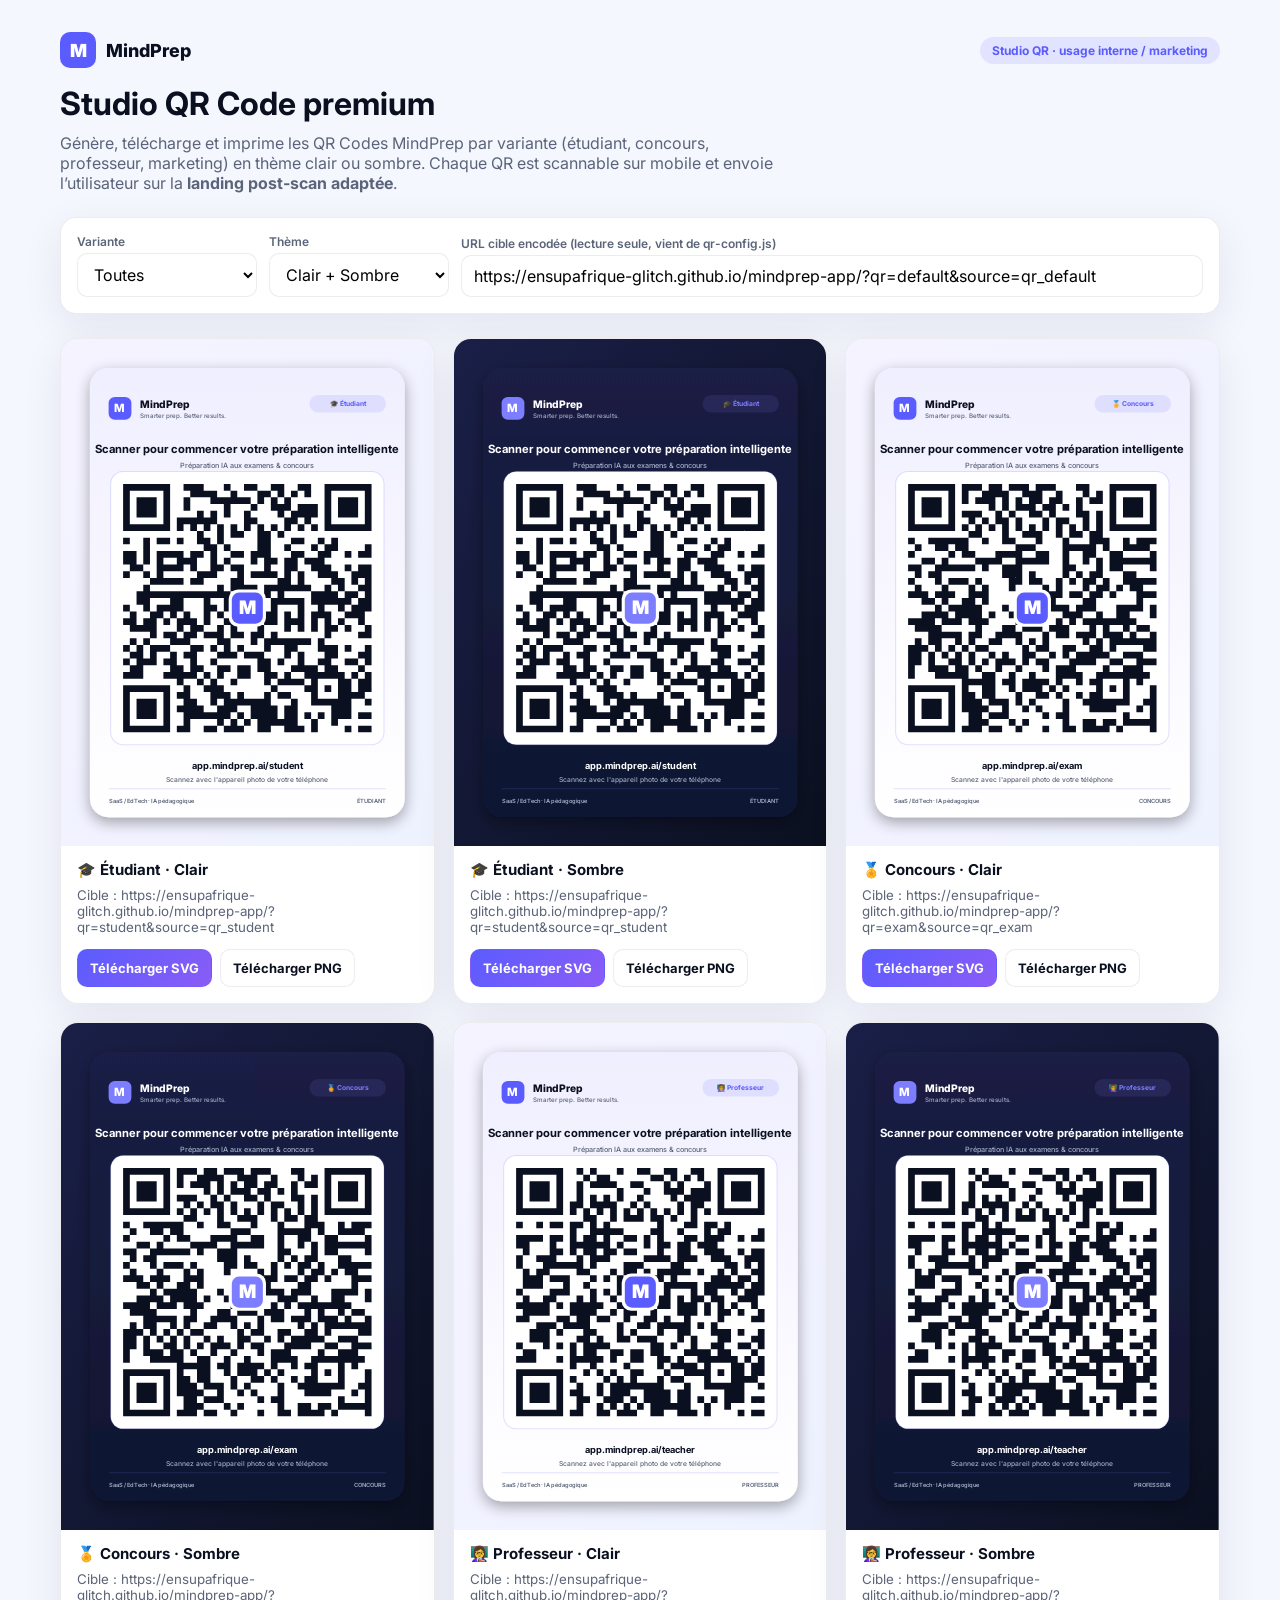
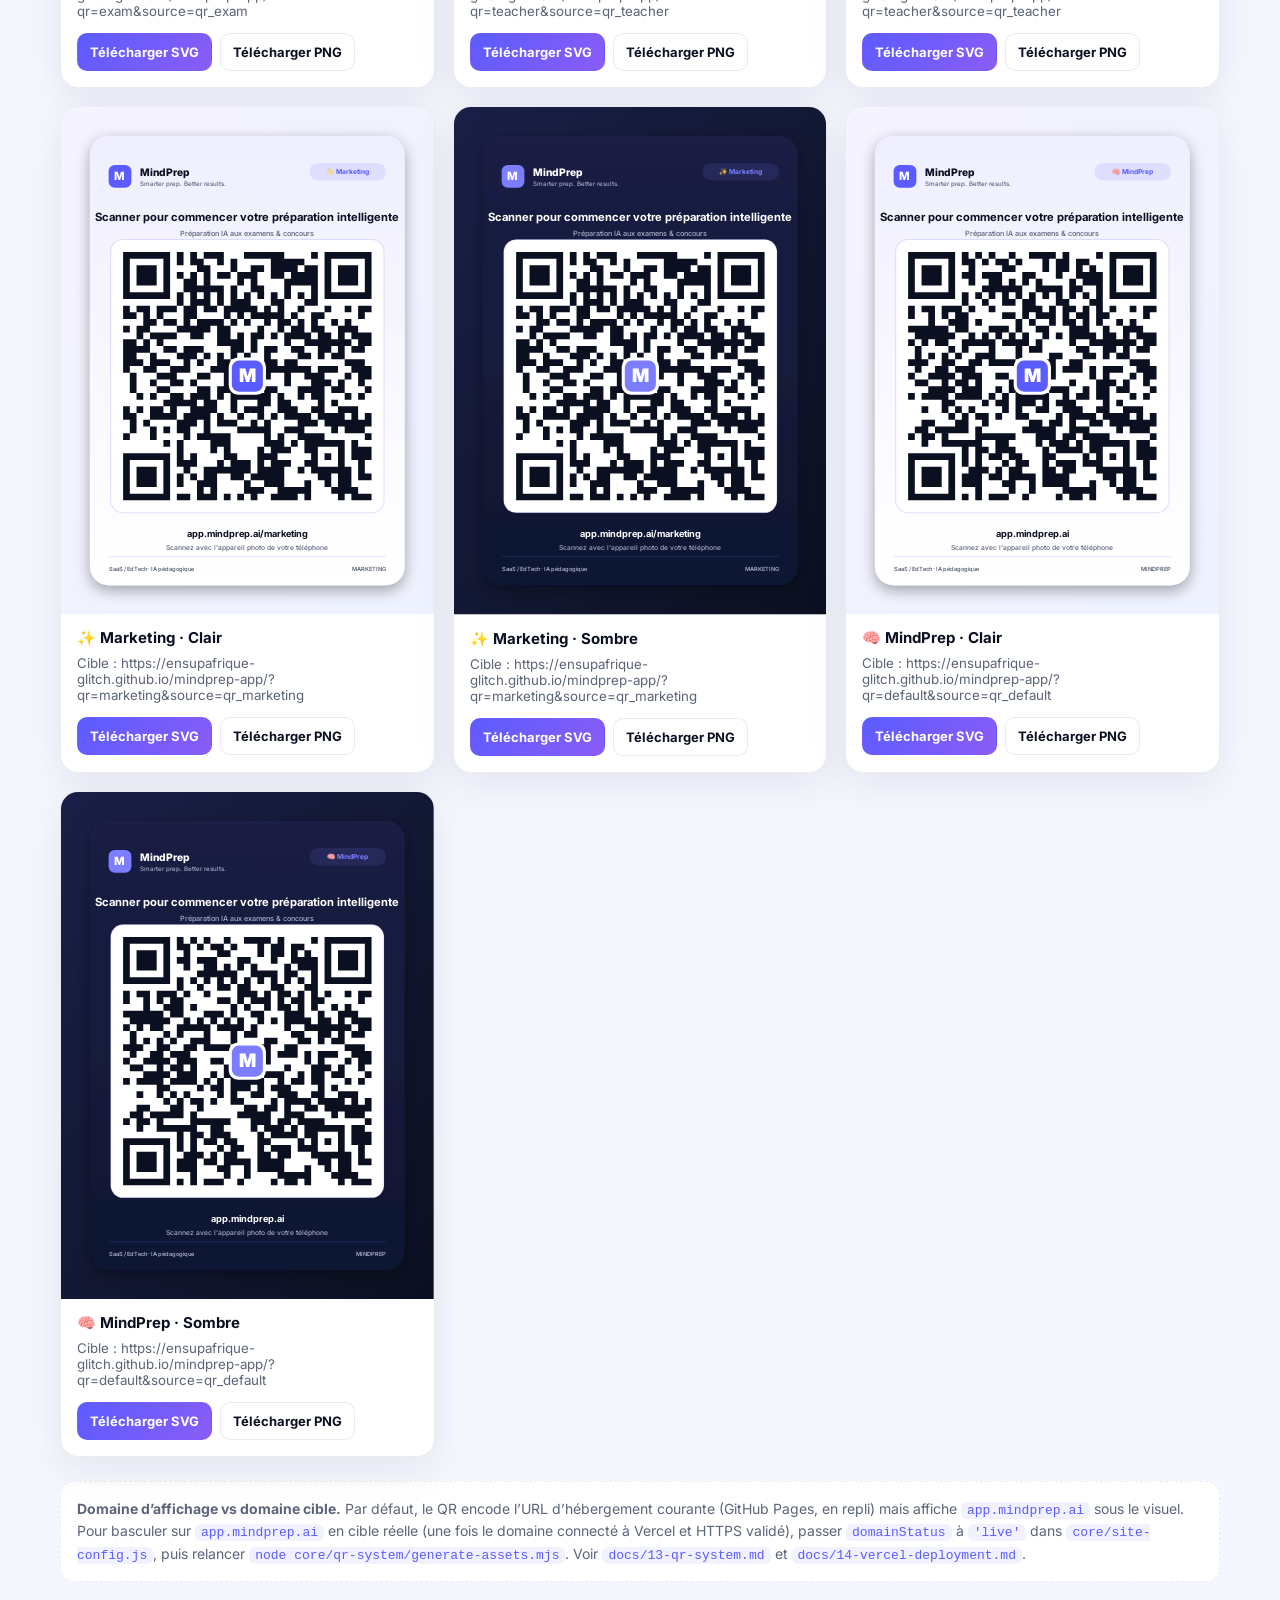
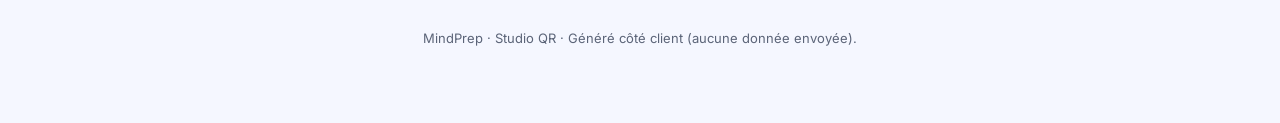
<file: qr.html>
<!doctype html>
<html lang="fr">
  <head>
    <meta charset="UTF-8" />
    <meta name="viewport" content="width=device-width, initial-scale=1.0" />
    <title>MindPrep · Studio QR Code premium</title>
    <link rel="preconnect" href="https://fonts.googleapis.com" />
    <link rel="preconnect" href="https://fonts.gstatic.com" crossorigin />
    <link rel="stylesheet" href="https://fonts.googleapis.com/css2?family=Inter:wght@400;500;600;700;800;900&display=swap" />
    <style>
      :root{
        --bg:#f5f7ff;--ink:#0b1020;--muted:#5b6478;--accent:#5b5cff;--accent2:#8b5cf6;
        --card:#fff;--border:rgba(15,23,42,.08);--shadow:0 12px 40px rgba(15,23,42,.08);
      }
      *{box-sizing:border-box}
      html,body{margin:0;padding:0;background:var(--bg);color:var(--ink);
        font-family:Inter,ui-sans-serif,system-ui,-apple-system,Segoe UI,Roboto,sans-serif;}
      .wrap{max-width:1200px;margin:0 auto;padding:32px 20px 80px;}
      header.top{display:flex;align-items:center;justify-content:space-between;gap:16px;flex-wrap:wrap;}
      .brand{display:flex;align-items:center;gap:10px;font-weight:800;font-size:18px;}
      .brand-mark{width:36px;height:36px;border-radius:10px;background:var(--accent);color:#fff;display:flex;align-items:center;justify-content:center;font-weight:900;}
      .pill{display:inline-flex;align-items:center;gap:6px;padding:6px 12px;border-radius:999px;background:rgba(91,92,255,.12);color:var(--accent);font-weight:700;font-size:12px;}
      h1{font-size:32px;line-height:1.15;margin:18px 0 10px;}
      .lead{color:var(--muted);max-width:720px;margin:0 0 24px;}
      .controls{display:flex;flex-wrap:wrap;gap:12px;align-items:flex-end;background:var(--card);
        border:1px solid var(--border);border-radius:16px;padding:16px;box-shadow:var(--shadow);}
      .control{display:flex;flex-direction:column;gap:4px;min-width:180px;}
      .control label{font-size:12px;font-weight:600;color:var(--muted);}
      .control select,.control input{padding:10px 12px;border-radius:10px;border:1px solid var(--border);background:#fff;font:inherit;}
      .grid{margin-top:24px;display:grid;grid-template-columns:repeat(auto-fill,minmax(320px,1fr));gap:18px;}
      .card{background:var(--card);border:1px solid var(--border);border-radius:18px;overflow:hidden;display:flex;flex-direction:column;box-shadow:var(--shadow);}
      .card .preview{aspect-ratio:720/980;background:#eef2ff;display:flex;align-items:center;justify-content:center;}
      .card .preview svg{max-width:100%;height:auto;display:block;}
      .card .meta{padding:14px 16px;display:flex;flex-direction:column;gap:8px;}
      .card .meta strong{font-size:15px;}
      .card .meta small{color:var(--muted);}
      .card .actions{display:flex;gap:8px;padding:0 16px 16px;}
      .btn{appearance:none;border:1px solid var(--border);background:#fff;border-radius:10px;padding:10px 12px;font:inherit;font-weight:700;font-size:13px;cursor:pointer;color:var(--ink);}
      .btn.primary{background:linear-gradient(135deg,#5b5cff,#8b5cf6);color:#fff;border-color:transparent;}
      .btn.primary:hover{filter:brightness(1.05);}
      .info{background:#fff;border:1px dashed var(--border);border-radius:14px;padding:16px;margin-top:24px;color:var(--muted);font-size:14px;line-height:1.5;}
      code{background:rgba(91,92,255,.08);padding:1px 6px;border-radius:6px;font-size:13px;color:var(--accent);}
      footer{margin-top:48px;color:var(--muted);font-size:13px;text-align:center;}
      @media (max-width:520px){h1{font-size:26px;}}
    </style>
  </head>
  <body>
    <main class="wrap">
      <header class="top">
        <div class="brand">
          <span class="brand-mark" aria-hidden="true">M</span>
          <span>MindPrep</span>
        </div>
        <span class="pill">Studio QR · usage interne / marketing</span>
      </header>

      <h1>Studio QR Code premium</h1>
      <p class="lead">
        Génère, télécharge et imprime les QR Codes MindPrep par variante (étudiant,
        concours, professeur, marketing) en thème clair ou sombre. Chaque QR est
        scannable sur mobile et envoie l’utilisateur sur la
        <strong>landing post-scan adaptée</strong>.
      </p>

      <section class="controls" aria-label="Filtres">
        <div class="control">
          <label for="variantFilter">Variante</label>
          <select id="variantFilter">
            <option value="all">Toutes</option>
            <option value="student">🎓 Étudiant</option>
            <option value="exam">🏅 Concours</option>
            <option value="teacher">👩‍🏫 Professeur</option>
            <option value="marketing">✨ Marketing</option>
            <option value="default">🧠 Default</option>
          </select>
        </div>
        <div class="control">
          <label for="themeFilter">Thème</label>
          <select id="themeFilter">
            <option value="all">Clair + Sombre</option>
            <option value="light">Clair</option>
            <option value="dark">Sombre</option>
          </select>
        </div>
        <div class="control" style="flex:1;min-width:240px;">
          <label for="targetUrl">URL cible encodée (lecture seule, vient de qr-config.js)</label>
          <input id="targetUrl" type="text" readonly />
        </div>
      </section>

      <section class="grid" id="grid"></section>

      <div class="info">
        <strong>Domaine d’affichage vs domaine cible.</strong>
        Par défaut, le QR encode l’URL d’hébergement courante (GitHub Pages,
        en repli) mais affiche <code>app.mindprep.ai</code> sous le visuel.
        Pour basculer sur <code>app.mindprep.ai</code> en cible réelle (une
        fois le domaine connecté à Vercel et HTTPS validé), passer
        <code>domainStatus</code> à <code>'live'</code> dans
        <code>core/site-config.js</code>, puis relancer
        <code>node core/qr-system/generate-assets.mjs</code>.
        Voir <code>docs/13-qr-system.md</code> et
        <code>docs/14-vercel-deployment.md</code>.
      </div>

      <footer>MindPrep · Studio QR · Généré côté client (aucune donnée envoyée).</footer>
    </main>

    <script type="module">
      import { renderQrSvg, QR_CONFIG, listVariants, resolveScanUrl } from './core/qr-system/index.js';

      const grid = document.getElementById('grid');
      const variantFilter = document.getElementById('variantFilter');
      const themeFilter = document.getElementById('themeFilter');
      const targetUrl = document.getElementById('targetUrl');
      targetUrl.value = resolveScanUrl('default');

      function downloadSvg(name, svg) {
        const blob = new Blob([svg], { type: 'image/svg+xml;charset=utf-8' });
        const url = URL.createObjectURL(blob);
        const a = document.createElement('a');
        a.href = url; a.download = name; a.click();
        setTimeout(() => URL.revokeObjectURL(url), 1500);
      }

      function downloadPng(name, svgEl) {
        const xml = new XMLSerializer().serializeToString(svgEl);
        const svg64 = btoa(unescape(encodeURIComponent(xml)));
        const img = new Image();
        img.onload = () => {
          const W = 1440, H = 1960;
          const cv = document.createElement('canvas');
          cv.width = W; cv.height = H;
          const ctx = cv.getContext('2d');
          ctx.drawImage(img, 0, 0, W, H);
          cv.toBlob((b) => {
            const url = URL.createObjectURL(b);
            const a = document.createElement('a');
            a.href = url; a.download = name; a.click();
            setTimeout(() => URL.revokeObjectURL(url), 1500);
          }, 'image/png');
        };
        img.src = 'data:image/svg+xml;base64,' + svg64;
      }

      function buildCard(variantKey, theme) {
        const v = QR_CONFIG.variants[variantKey];
        const svg = renderQrSvg({ variant: variantKey, theme });
        const wrap = document.createElement('article');
        wrap.className = 'card';
        wrap.innerHTML = `
          <div class="preview">${svg}</div>
          <div class="meta">
            <strong>${v.emoji} ${v.label} · ${theme === 'light' ? 'Clair' : 'Sombre'}</strong>
            <small>Cible : ${resolveScanUrl(variantKey)}</small>
          </div>
          <div class="actions">
            <button class="btn primary" data-svg>Télécharger SVG</button>
            <button class="btn" data-png>Télécharger PNG</button>
          </div>
        `;
        const svgEl = wrap.querySelector('svg');
        const filename = `mindprep-qr-${variantKey}-${theme}`;
        wrap.querySelector('[data-svg]').addEventListener('click', () => downloadSvg(`${filename}.svg`, svg));
        wrap.querySelector('[data-png]').addEventListener('click', () => downloadPng(`${filename}.png`, svgEl));
        return wrap;
      }

      function render() {
        const vSel = variantFilter.value;
        const tSel = themeFilter.value;
        const variants = vSel === 'all'
          ? Object.keys(QR_CONFIG.variants)
          : [vSel];
        const themes = tSel === 'all' ? ['light', 'dark'] : [tSel];
        grid.innerHTML = '';
        for (const v of variants) for (const t of themes) grid.appendChild(buildCard(v, t));
      }

      variantFilter.addEventListener('change', render);
      themeFilter.addEventListener('change', render);
      render();
    </script>
  </body>
</html>
</file>
